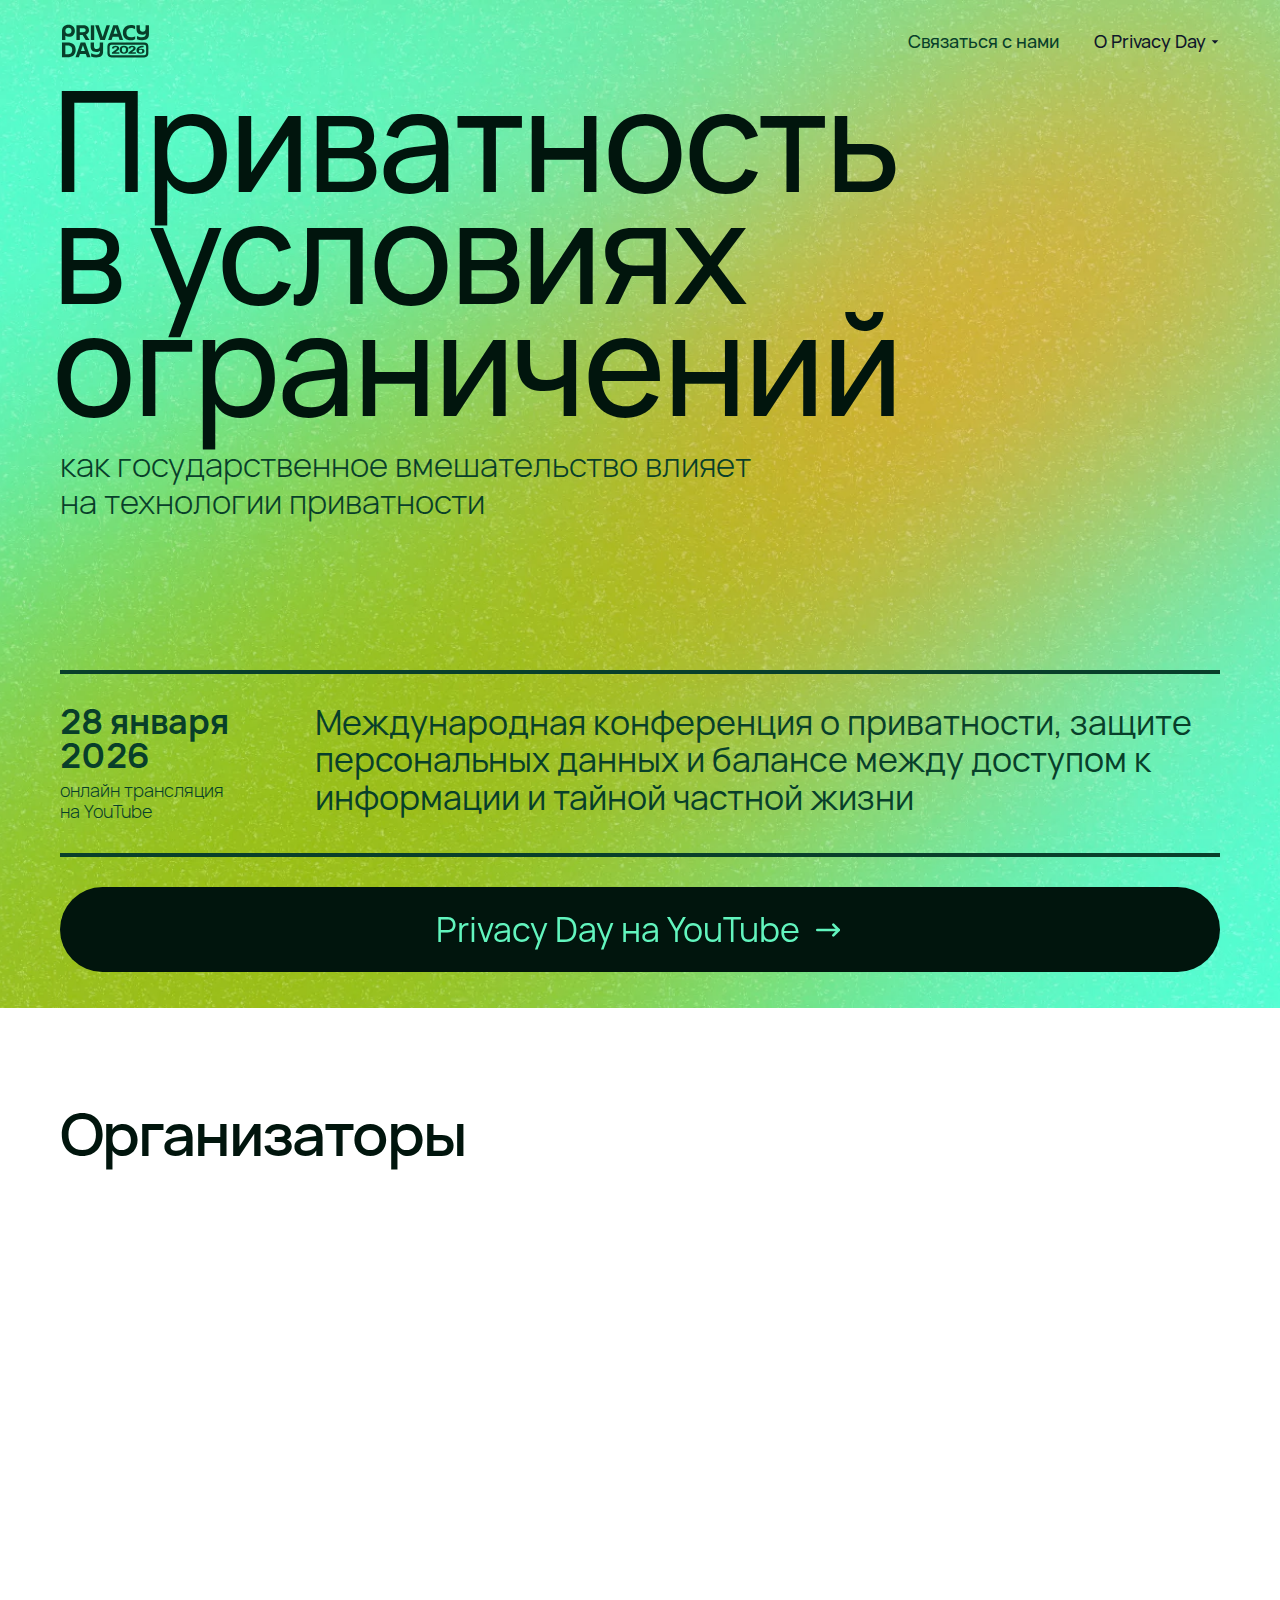
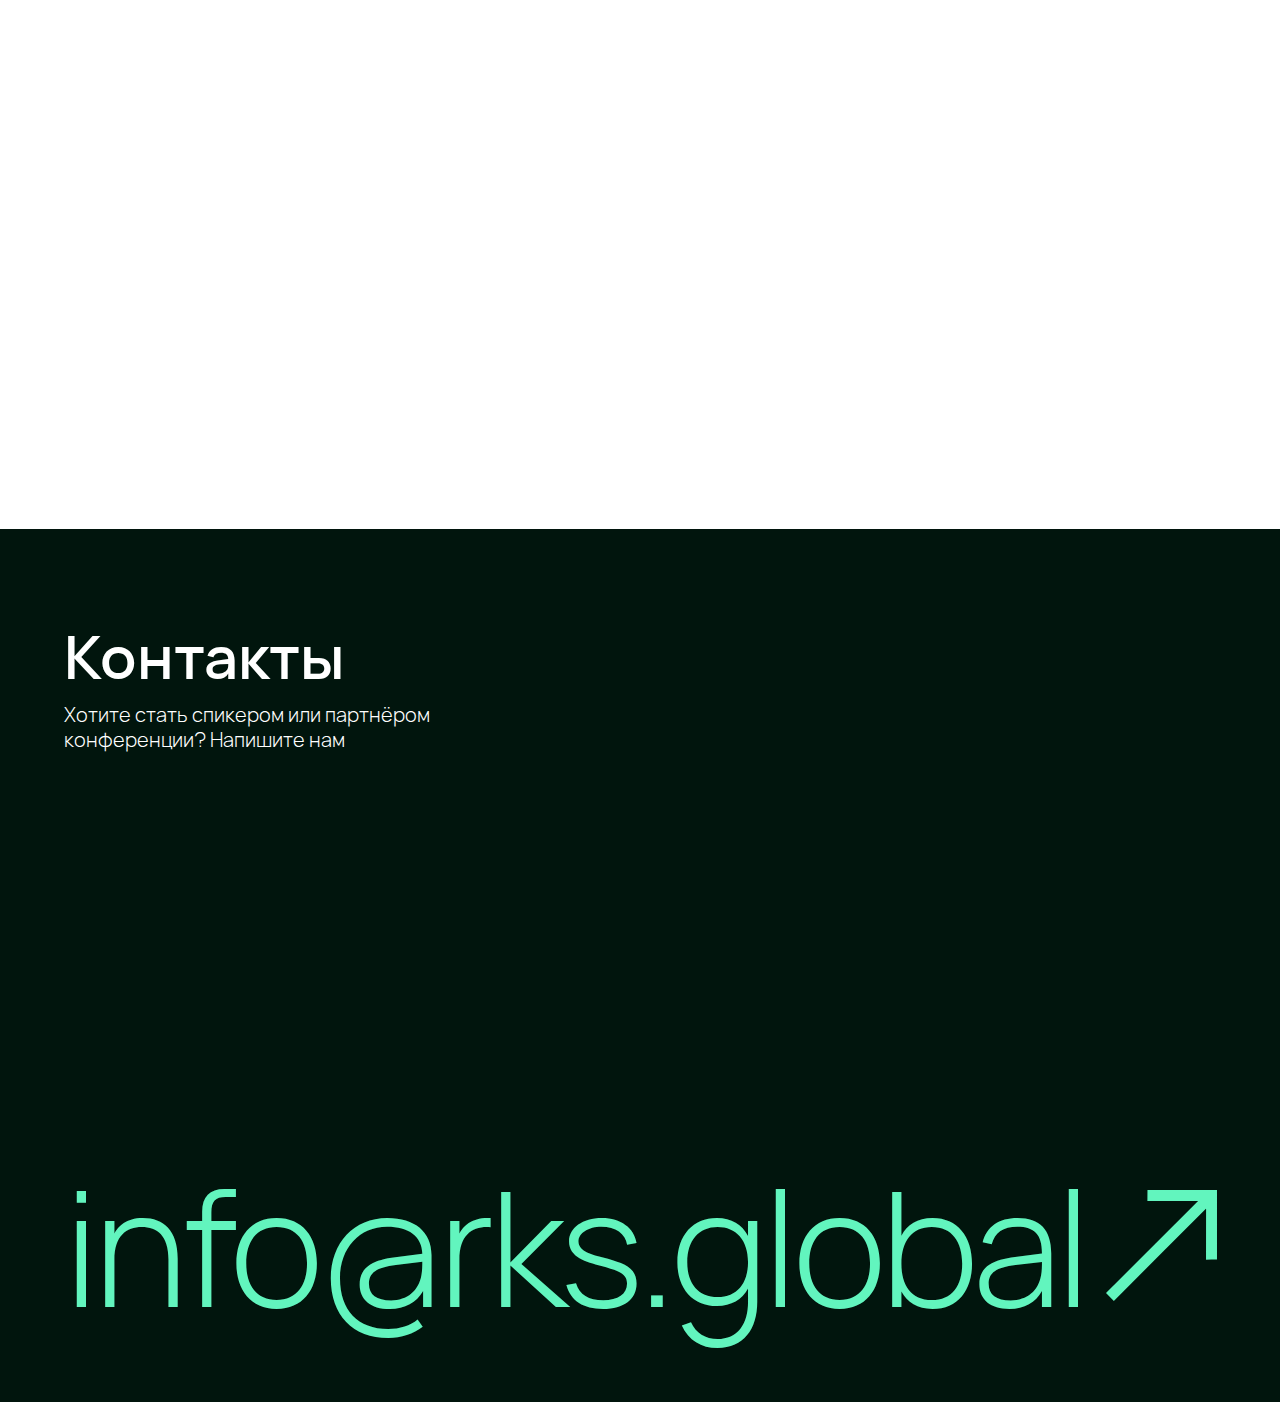
<file: index.html>
<!DOCTYPE html>
<html lang="ru">
<head>
    <meta charset="UTF-8">
    <meta http-equiv="Content-Type" content="text/html; charset=utf-8">
    <meta name="viewport" content="width=device-width, initial-scale=1.0">
    <title>Privacy Day 2026. Приватность в условиях ограничений</title>
    <meta name="description" content="Международная конференция о приватности, защите персональных данных и балансе между доступом к информации и тайной частной жизни">
    <meta property="og:url" content="https://2026.privacyday.net">
    <meta property="og:title" content="Privacy Day 2026. Приватность в условиях ограничений">
    <meta property="og:description" content="Международная конференция о приватности, защите персональных данных и балансе между доступом к информации и тайной частной жизни">
    <meta property="og:image" content="https://2026.privacyday.net/images/1920-1080.webp">
    <meta property="og:type" content="website">
    <link rel="icon" href="images/Favicon.png" type="image/png">
    <link rel="stylesheet" href="css/font.css">
    <link rel="stylesheet" href="css/style.css">
    <script src="js/tailwindcss.min.js"></script>
</head>

<body>

    <!--Главная-->
    <div class="bg-[url('images/1920-1080.webp')] bg-cover bg-center bg-no-repeat ">
        <div class="  mx-auto  max-w-[300px] min-[480px]:max-w-[460px] min-[640px]:max-w-[620px] min-[960px]:max-w-[930px] min-[1200px]:max-w-[1200px] mx-auto pb-9 px-[0px] min-[960px]:px-[20px] ">
            <header class="flex justify-between items-center from-teal-400 via-teal-200 to-teal-400 py-6 mx-auto ">
                <a href="index.html" class="text-3xl font-semibold tracking-wide text-black">
                    <img src="images/2026logo.svg" alt="Privacy Day 2026" class="w-[83px] min-[640px]:w-[103px] min-[980px]:w-[90px] h-auto">
                </a>
                <div class="flex space-x-8  hidden min-[980px]:block">
                    <a href="#contacts" class="text-[18px] text-[#083f2a] font-medium">Связаться с нами</a>
                    <div class="relative inline-block text-left">
                        <button id="ddBtn" type="button" class="inline-flex items-center gap-1 text-[18px] text-slate-900 font-medium" aria-haspopup="menu" aria-expanded="false">  
                            О Privacy Day
                             <svg class="w-2.5 h-2.5" viewBox="0 0 12 12" fill="currentColor">
                                <path d="M2 4L6 8L10 4Z" />
                            </svg>
                        </button>
                        <div id = "ddMenu" class="hidden absolute left-1/2 -translate-x-1/2 mt-3 w-60 sm:w-64 z-50" role="menu" aria-label="О Privacy Day">
                            <div class="absolute -top-2 left-1/2 -translate-x-1/2 w-0 h-0 border-l-[8px] border-l-transparent border-r-[8px] border-r-transparent border-b-[8px] border-b-[#071a14]"></div>
                            <div class="rounded-[22px] bg-[#071a14] shadow-2xl px-6 py-6">
                                <div class="flex flex-col items-center text-center">
                                    <a href="#organizations" class="text-[18px] font-medium tracking-wide text-[#00F9BA] hover:text-emerald-100">
                                        Организаторы
                                    </a>
                                    <a href="conference.html" class="mt-4 text-[18px] font-medium tracking-wide text-[#00F9BA] hover:text-emerald-100">
                                        О конференции
                                    </a>
                                    <div class="mt-6 h-px w-6 bg-emerald-200/80"></div>
                                    <div class="mt-6 flex flex-col gap-3">
                                        <a href="https://2025.privacyday.net/" class="text-[18px] font-medium text-[#00F9BA] hover:text-emerald-100" target="_blank">2025</a>
                                        <a href="https://2024.privacyday.net/" class="text-[18px] font-medium text-[#00F9BA] hover:text-emerald-100" target="_blank">2024</a>
                                        <a href="https://2023.privacyday.net/" class="text-[18px] font-medium text-[#00F9BA] hover:text-emerald-100" target="_blank">2023</a>
                                        <a href="https://2022.privacyday.net/" class="text-[18px] font-medium text-[#00F9BA] hover:text-emerald-100" target="_blank">2022</a>
                                        <a href="https://2021.privacyday.net/" class="text-[18px] font-medium text-[#00F9BA] hover:text-emerald-100" target="_blank">2021</a>
                                        <a href="https://2020.privacyday.net/" class="text-[18px] font-medium text-[#00F9BA] hover:text-emerald-100" target="_blank">2020</a>
                                        <a href="https://2019.privacyday.net/" class="text-[18px] font-medium text-[#00F9BA] hover:text-emerald-100" target="_blank">2019</a>
                                    </div>
                                </div>
                            </div>
                        </div>
                    </div>
                </div>
                
                <button id="menuOpen" class="group hidden max-[979px]:flex fixed top-[20px] right-[20px] z-50 w-[48px] h-[48px] items-center justify-center rounded-full bg-[#071a14]">
                <span class="sr-only">Открыть меню</span>
                <div class="flex flex-col justify-between w-[22px] h-[14px]">
                    <span class="block h-[2px] bg-[#00FEC6] transition-transform duration-200 ease-out group-hover:translate-y-[1px] group-hover:scale-x-[0.95]"></span>
                    <span class="block h-[2px] bg-[#00FEC6] transition-transform duration-200 ease-out group-hover:scale-x-[0.9]"></span>
                    <span class="block h-[2px] bg-[#00FEC6] transition-transform duration-200 ease-out group-hover:-translate-y-[1px] group-hover:scale-x-[0.95]"></span>
                </div>
                </button>


            </header>

            
            <div id="menuOverlay" class="fixed inset-0 bg-black/60 opacity-0 pointer-events-none transition-opacity duration-200 z-40"></div>
            <aside id="sideMenu" class=" fixed top-0 right-0 h-dvh w-[300px] max-w-[85vw] bg-[#202020] text-emerald-200 translate-x-full transition-transform duration-200 z-50 px-[40px] py-12">
                <button id="menuClose" class="absolute right-6 top-6 p-2">
                    <span class="sr-only">Закрыть меню</span>
                    <svg class="w-8 h-8" viewBox="0 0 24 24" fill="none">
                        <path d="M6 6L18 18M18 6L6 18" stroke="currentColor" stroke-width="2" stroke-linecap="round"/>
                    </svg>
                </button>
                <div class="mb-7 w-[120px] h-auto">
                    <a href="index.html">
                        <img src="images/2026logo_.svg" alt="Privacy Day 2026" class="w-[140px] h-auto">
                    </a>
                </div>
                <nav class="flex flex-col gap-5 text-[18px] leading-[1.1]">
                    <a class="text-[#00FEC6] hover:text-[#218A6B] transition-colors duration-200" href="#organizations">Организаторы</a>
                    <a class="text-[#00FEC6] hover:text-[#218A6B] transition-colors duration-200" href="#contacts">Контакты</a>
                    <button id="prevToggle" class="flex items-center justify-between gap-3 text-left leading-[1.3] text-[#00FEC6] hover:text-[#218A6B] transition-colors duration-200">
                        <span>Предыдущие<br>конференции</span>
                        <svg id="prevIcon" class="w-4 h-4 transition-transform" viewBox="0 0 12 12" fill="currentColor">
                            <path d="M2 4L6 8L10 4Z"></path>
                        </svg>
                    </button>
                    <div id="prevList" class="hidden flex-col gap-6 pt-1 text-[18px]">
                        <a class="text-[#00FEC6] hover:text-[#218A6B] transition-colors duration-200" href="https://2025.privacyday.net/" target="_blank">2025</a>
                        <a class="text-[#00FEC6] hover:text-[#218A6B] transition-colors duration-200" href="https://2024.privacyday.net/" target="_blank">2024</a>
                        <a class="text-[#00FEC6] hover:text-[#218A6B] transition-colors duration-200" href="https://2023.privacyday.net/" target="_blank">2023</a>
                        <a class="text-[#00FEC6] hover:text-[#218A6B] transition-colors duration-200" href="https://2022.privacyday.net/" target="_blank">2022</a>
                        <a class="text-[#00FEC6] hover:text-[#218A6B] transition-colors duration-200" href="https://2021.privacyday.net/" target="_blank">2021</a>
                        <a class="text-[#00FEC6] hover:text-[#218A6B] transition-colors duration-200" href="https://2020.privacyday.net/" target="_blank">2020</a>
                        <a class="text-[#00FEC6] hover:text-[#218A6B] transition-colors duration-200" href="https://2019.privacyday.net/" target="_blank">2019</a>
                    </div>

                    <a href="conference.html" class="text-[#00FEC6] hover:text-[#218A6B] transition-colors duration-200">О конференции</a>
                </nav>
            </aside>


            <div class="space-y-[100px] min-[640px]:space-y-[150px]">
                <div class="space-y-7">
                    <h1 class="min-[640px]:max-w-[700px] min-[980px]:max-w-none text-[50px] min-[480px]:text-[75px] min-[960px]:text-[115px] min-[1200px]:text-[140px] animate-fadein  text-[#01150d] tracking-[-3px] leading-[0.8] font-medium -ml-[0.06em]">Приватность<br>в условиях ограничений</h1>
                    <p class="max-w-[700px] animate-delay-200 text-[20px] min-[480px]:text-[26px] sm:text-[33px] leading-[1.1] text-[#083f2a] font-light animate-fadein">как государственное вмешательство влияет на технологии приватности</p>
                </div>
                <div class="space-y-[30px]  overflow-hidden ">
                    <div class="animate-fadein animate-delay-300 border-y-4 border-[#093F2B] py-[30px] flex flex-col gap-8 sm:flex-row sm:items-start sm:gap-[75px]">
                        <div class="space-y-2 shrink-0 w-[180px]">
                            <p class=" whitespace-nowrap sm:whitespace-normal text-[20px] min-[480px]:text-[26px] sm:text-[32px] min-[960px]:text-[34px] text-[#083f2a] font-bold leading-none">28 января 2026</p>
                            <p class=" whitespace-nowrap sm:whitespace-normal text-[16px] min-[481px]:text-[18px] text-[#083f2a] leading-[1.2] font-light">онлайн трансляция на YouTube</p>
                        </div>
                        
                        <div>
                            <p class="text-[20px] min-[480px]:text-[26px] sm:text-[32px] min-[960px]:text-[34px] text-[#083f2a] leading-[1.1] font-normal">Международная конференция о приватности, защите персональных данных и балансе между доступом к информации и тайной частной жизни</p>
                        </div>
                    </div>
                   <a href="https://www.youtube.com/@privacyday2219" target="_blank" rel="noopener" class="  animate-fadeinup animate-delay-400 w-full flex items-center justify-center gap-3 font-normal text-[20px] min-[480px]:text-[26px] sm:text-[34px] py-4 rounded-[64px] bg-[#01150d] text-[#62f5be] whitespace-nowrap border border-transparent hover:bg-[#62f5be] hover:text-[#01150d] hover:border-[#01150d]" style="transition: opacity 1s cubic-bezier(0.19, 1, 0.22, 1), transform 1s cubic-bezier(0.19, 1, 0.22, 1), background-color 0.3s ease-in-out, color 0.3s ease-in-out, border-color 0.3s ease-in-out;">
                        <span>Privacy Day на YouTube</span>
                        <svg class="w-8 h-8" xmlns="http://www.w3.org/2000/svg" viewBox="0 0 24 24" fill="none" aria-hidden="true">
                        <path d="M16 8L20 12L16 16" stroke="currentColor" stroke-width="2" stroke-linecap="round" stroke-linejoin="round"/>
                        <path d="M20 12H4" stroke="currentColor" stroke-width="2" stroke-linecap="round" stroke-linejoin="round"/>
                        </svg>
                    </a>
                </div>
            </div>
        </div>
    </div>

    <!--Организаторы-->
    <div id="organizations" class="mx-auto  max-w-[300px] min-[480px]:max-w-[460px] min-[640px]:max-w-[620px] min-[960px]:max-w-[930px] min-[1200px]:max-w-[1200px] mx-auto pb-9 px-[0px] min-[960px]:px-[20px] pt-[80px] space-y-[20px] min-[480px]:space-y-[28px] min-[640px]:space-y-[46px] min-[960px]:space-y-[80px]">
        <h2 class="text-[#01150d] text-[40px] min-[480px]:text-[60px] font-semibold tracking-[-2px]">Организаторы</h2>

            <div class=" org-item animate-fadein border-t-4 border-[#093F2B] pt-[30px] pb-[10px] flex flex-col gap-6 min-[480px]:flex-row min-[480px]:flex-wrap min-[480px]:justify-between min-[640px]:gap-16 min-[480px]:gap-4 min-[640px]:flex-nowrap min-[640px]:items-start min-[960px]:grid min-[960px]:grid-cols-[200px_1fr_auto] min-[960px]:items-start min-[960px]:gap-12">
                <div class="shrink-0">
                    <img class="w-[136px] min-[640px]:w-[153px] min-[960px]:w-[200px]  h-auto" src="images/rksglobal.svg" alt="RKS Global">
                </div>
                <div class="contents min-[640px]:flex min-[640px]:flex-col min-[640px]:gap-4 min-[960px]:contents">
                    <p class="text-[#01150d] text-[16px] sm:text-[18px] leading-[22px] font-light order-2 min-[480px]:order-3 min-[480px]:basis-full min-[480px]:mt-1 min-[640px]:order-none min-[640px]:basis-auto min-[640px]:mt-0 min-[960px]:justify-self-center min-[960px]:text-left min-[960px]:max-w-[560px]">
                        Продвижение и защита прав и свобод человека, развитие его возможностей в цифровой среде.
                    </p>
                    <div class="flex justify-between text-[#617800] order-3 min-[480px]:order-2 min-[480px]:ml-auto min-[480px]:self-start min-[640px]:order-none min-[640px]:ml-0 min-[960px]:justify-self-end ">
                        <a class="flex justify-between text-[18px] items-center font-light" href="https://rks.global/" target="_blank">
                            rks.global
                            <svg xmlns="http://www.w3.org/2000/svg" width="24" height="24" viewBox="0 0 24 24" fill="none" stroke="currentColor" stroke-width="1" stroke-linecap="round" stroke-linejoin="round" class="icon icon-tabler icons-tabler-outline icon-tabler-arrow-narrow-right">
                                <path stroke="none" d="M0 0h24v24H0z" fill="none"/>
                                <path d="M5 12l14 0" />
                                <path d="M15 16l4 -4" />
                                <path d="M15 8l4 4" />
                            </svg>
                        </a>
                    </div>
                </div>
            </div>

            <div class=" org-item animate-fadein border-t-4 border-[#093F2B] pt-[20px] pb-[20px] flex flex-col gap-6 min-[480px]:flex-row min-[480px]:flex-wrap min-[480px]:justify-between min-[640px]:gap-12 min-[480px]:gap-4 min-[480px]:items-start min-[640px]:flex-nowrap min-[640px]:items-start min-[960px]:grid min-[960px]:grid-cols-[255px_1fr_auto] min-[960px]:items-start min-[960px]:gap-12">
                <div class="shrink-0 ">
                    <img class="w-[162px] min-[960px]:w-[255px]  h-auto" src="images/digital.webp" alt="Digital Rights">
                </div>
                <div class="contents min-[640px]:flex min-[640px]:flex-col min-[640px]:gap-4 min-[960px]:contents">
                    <p class="text-[#01150d] text-[16px] sm:text-[18px] leading-[22px] font-light text-left order-2 min-[480px]:order-3 min-[480px]:basis-full min-[480px]:mt-1 min-[640px]:order-none min-[640px]:basis-auto min-[640px]:mt-0 min-[960px]:justify-self-center min-[960px]:max-w-[560px]">
                    Общественная организация, созданная для реализации проектов по защите цифровых прав человека и изучению Интернета на Евразийском пространстве
                    </p>
                    <div class="flex justify-between text-[#617800] order-3 min-[480px]:order-2 min-[480px]:ml-auto min-[480px]:self-start min-[640px]:order-none min-[640px]:ml-0 min-[960px]:justify-self-end">
                        <a class="flex justify-between text-[18px] items-center font-light" href="https://digitalrights.asia/" target="_blank">
                            digitalrights.asia
                            <svg xmlns="http://www.w3.org/2000/svg" width="24" height="24" viewBox="0 0 24 24" fill="none" stroke="currentColor" stroke-width="1" stroke-linecap="round" stroke-linejoin="round" class="icon icon-tabler icons-tabler-outline icon-tabler-arrow-narrow-right">
                            <path stroke="none" d="M0 0h24v24H0z" fill="none"/>
                            <path d="M5 12l14 0" />
                            <path d="M15 16l4 -4" />
                            <path d="M15 8l4 4" />
                            </svg>
                        </a>
                    </div>
                </div>
            </div>
            
            <div class=" org-item animate-fadein border-t-4 border-[#093F2B] pt-[1.875rem] pb-[12.5rem] flex flex-col gap-6 min-[480px]:flex-row min-[480px]:flex-wrap min-[480px]:justify-between min-[480px]:gap-4 min-[480px]:items-start min-[640px]:flex-nowrap min-[640px]:items-start min-[960px]:grid min-[960px]:grid-cols-[265px_1fr_auto] min-[960px]:items-start min-[960px]:gap-12">
                <div class="shrink-0 ">
                    <img class="w-[200px] min-[960px]:w-[265px]  h-auto" src="images/cyberhub.svg" alt="CyberHub">
                </div>
                <div class="contents min-[640px]:flex min-[640px]:flex-col min-[640px]:gap-4 min-[960px]:contents">
                    <p class="text-[#01150d] text-[16px] sm:text-[18px] leading-[22px] font-light text-left order-2 min-[480px]:order-3 min-[480px]:basis-full min-[480px]:mt-1 min-[640px]:order-none min-[640px]:basis-auto min-[640px]:mt-0 min-[960px]:justify-self-center min-[960px]:max-w-[560px]">
                    Команда реагирования на компьютерные чрезвычайные ситуации (CERT) для гражданского общества Армении — НПО, правозащитников, активистов, журналистов и независимых СМИ
                    </p>
                    <div class="flex justify-between text-[#617800] order-3 min-[480px]:order-2 min-[480px]:ml-auto min-[480px]:self-start min-[640px]:order-none min-[640px]:ml-0 min-[960px]:justify-self-end">
                        <a class="flex justify-between text-[18px] items-center font-light" href="https://cyberhub.am/hy/" target="_blank">
                            cyberhub.am
                            <svg xmlns="http://www.w3.org/2000/svg" width="24" height="24" viewBox="0 0 24 24" fill="none" stroke="currentColor" stroke-width="1" stroke-linecap="round" stroke-linejoin="round" class="icon icon-tabler icons-tabler-outline icon-tabler-arrow-narrow-right">
                                <path stroke="none" d="M0 0h24v24H0z" fill="none"/>
                                <path d="M5 12l14 0" />
                                <path d="M15 16l4 -4" />
                                <path d="M15 8l4 4" />
                            </svg>
                        </a>
                    </div>
                </div>
            </div>
    </div>

    <!--Контакты-->
    <div id="contacts" class="bg-[rgb(1,21,13)] h-[97vh] flex flex-col ">
        <div class="mx-auto max-w-[300px] min-[480px]:max-w-[460px] min-[640px]:max-w-[620px] min-[960px]:max-w-[930px] min-[1200px]:max-w-[1200px] pb-9 px-[0px] min-[960px]:px-[20px] flex flex-col flex-1">
            <div class="leading-tight space-y-2">
                <h2 class="animate-fadein text-[#01150d] text-[40px] min-[480px]:text-[60px] text-[#ffffff] font-semibold pt-[90px]">Контакты</h2>
                <p class="animate-fadein animate-delay-200 text-[20px] text-[#ffffff] font-light max-w-[400px]">Хотите стать спикером или партнёром конференции? Напишите нам</p>
            </div> 
            <a href="mailto:info@rks.global" class="animate-fadeinup flex items-center gap-[20px] mt-auto">
                <p class="text-[#62f5be] text-[50px] min-[480px]:text-[70px] min-[640px]:text-[90px] min-[960px]:text-[130px] min-[1200px]:text-[160px] font-light tracking-[-5px]">info@rks.global</p>
                <svg class="shrink-0 w-[26px] h-[26px] min-[480px]:w-[44px] min-[480px]:h-[44px] min-[640px]:w-[55px] min-[640px]:h-[55px] min-[960px]:w-[93px] min-[960px]:h-[93px] min-[1200px]:w-[111px] min-[1200px]:h-[111px]" xmlns="http://www.w3.org/2000/svg" viewBox="0 0 111.00 110.93" aria-hidden="true">
                    <defs></defs>
                    <path fill="#62f5be" stroke="none" fill-opacity="1" stroke-width="1" stroke-opacity="1" d="M0.0005 103.0815C32.8686 70.2135 65.7367 37.3454 98.6049 4.4774C101.2153 7.0879 103.8258 9.6985 106.4362 12.309C73.5682 45.1771 40.7002 78.0451 7.8321 110.9132C5.2216 108.3026 2.611 105.6921 0.0005 103.0815ZM100.0218 69.5921C100.0467 50.0254 100.0715 30.4586 100.0964 10.8918C80.5297 10.9167 60.963 10.9416 41.3963 10.9664C41.4212 7.3117 41.446 3.6569 41.4709 0.0021C64.6427 0.0021 87.8145 0.0021 110.9864 0.0021C110.9864 23.1738 110.9864 46.3455 110.9864 69.5172C107.3315 69.5422 103.6767 69.5672 100.0218 69.5921Z"></path>
                </svg>
            </a>  
        </div>
    </div>
    <script src="js/script.js"></script>
    <script src="js/animation.js"></script>
</body>
</html>
</file>
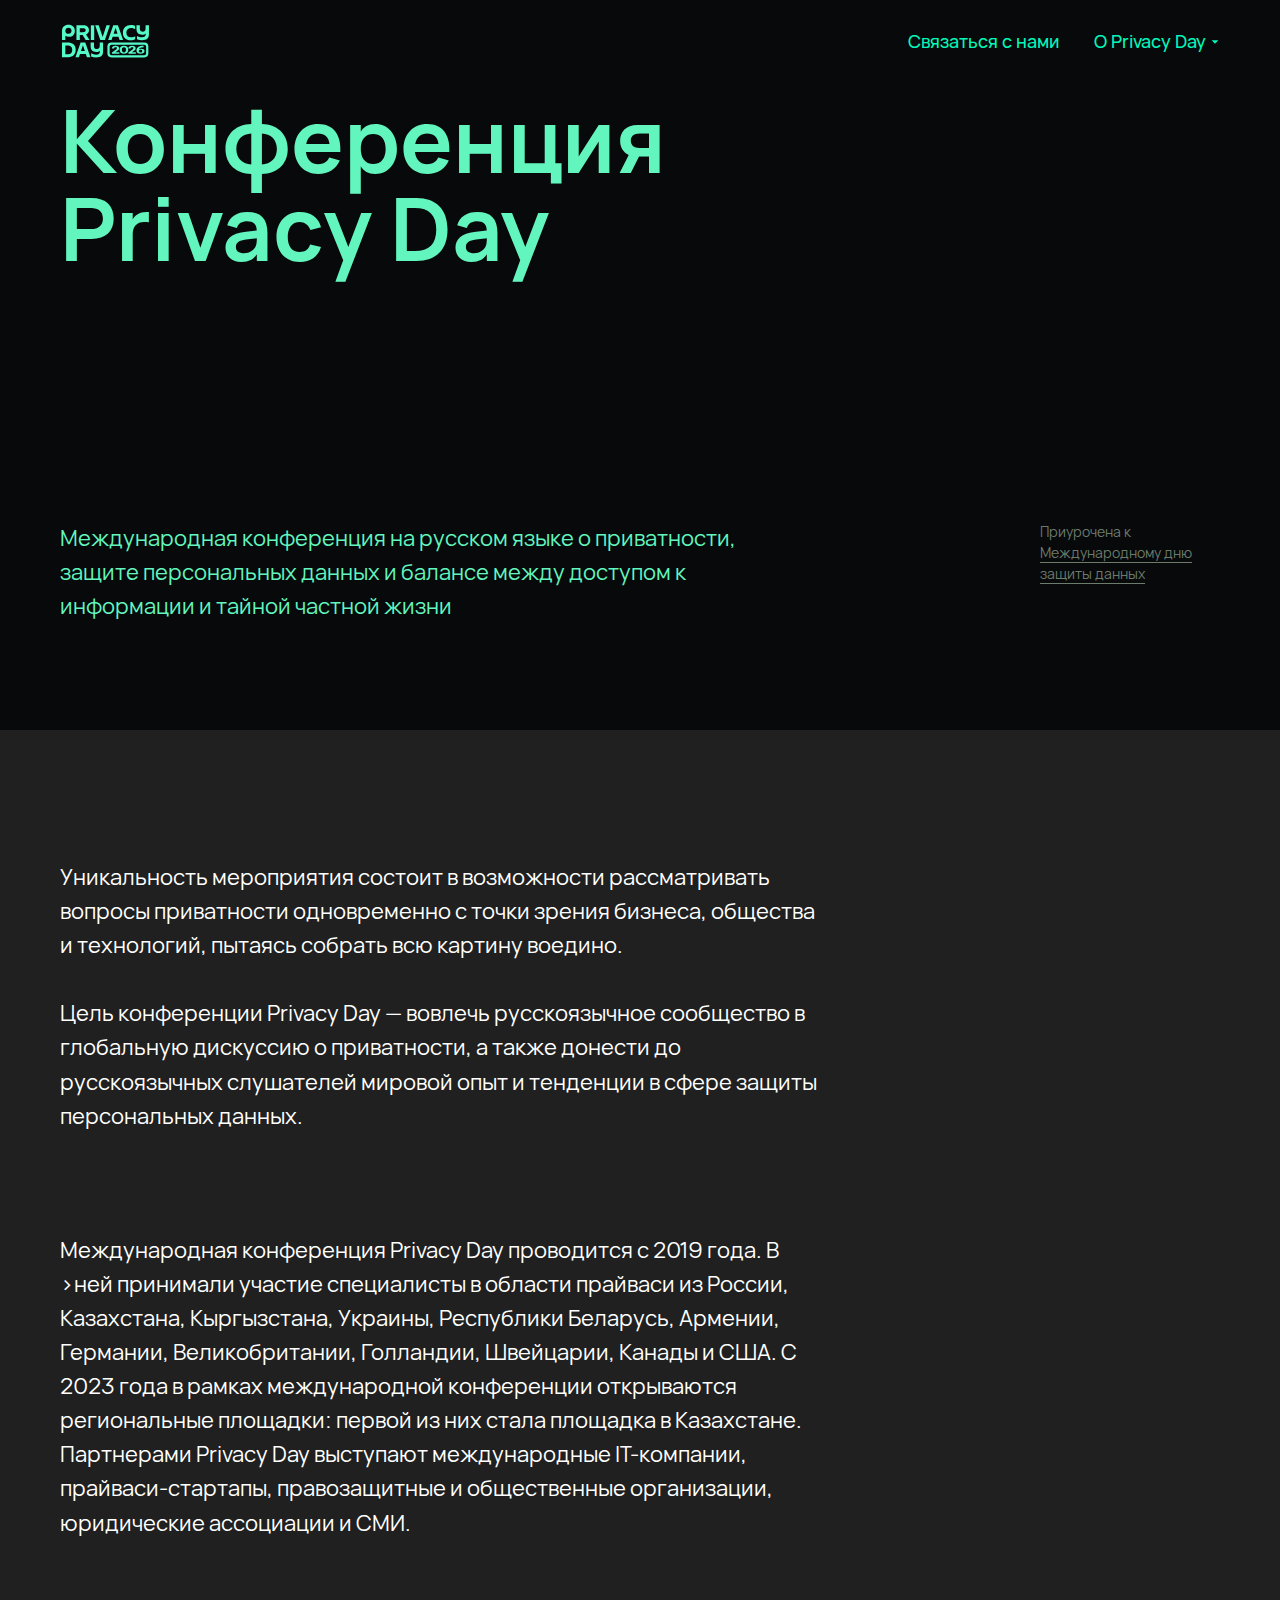
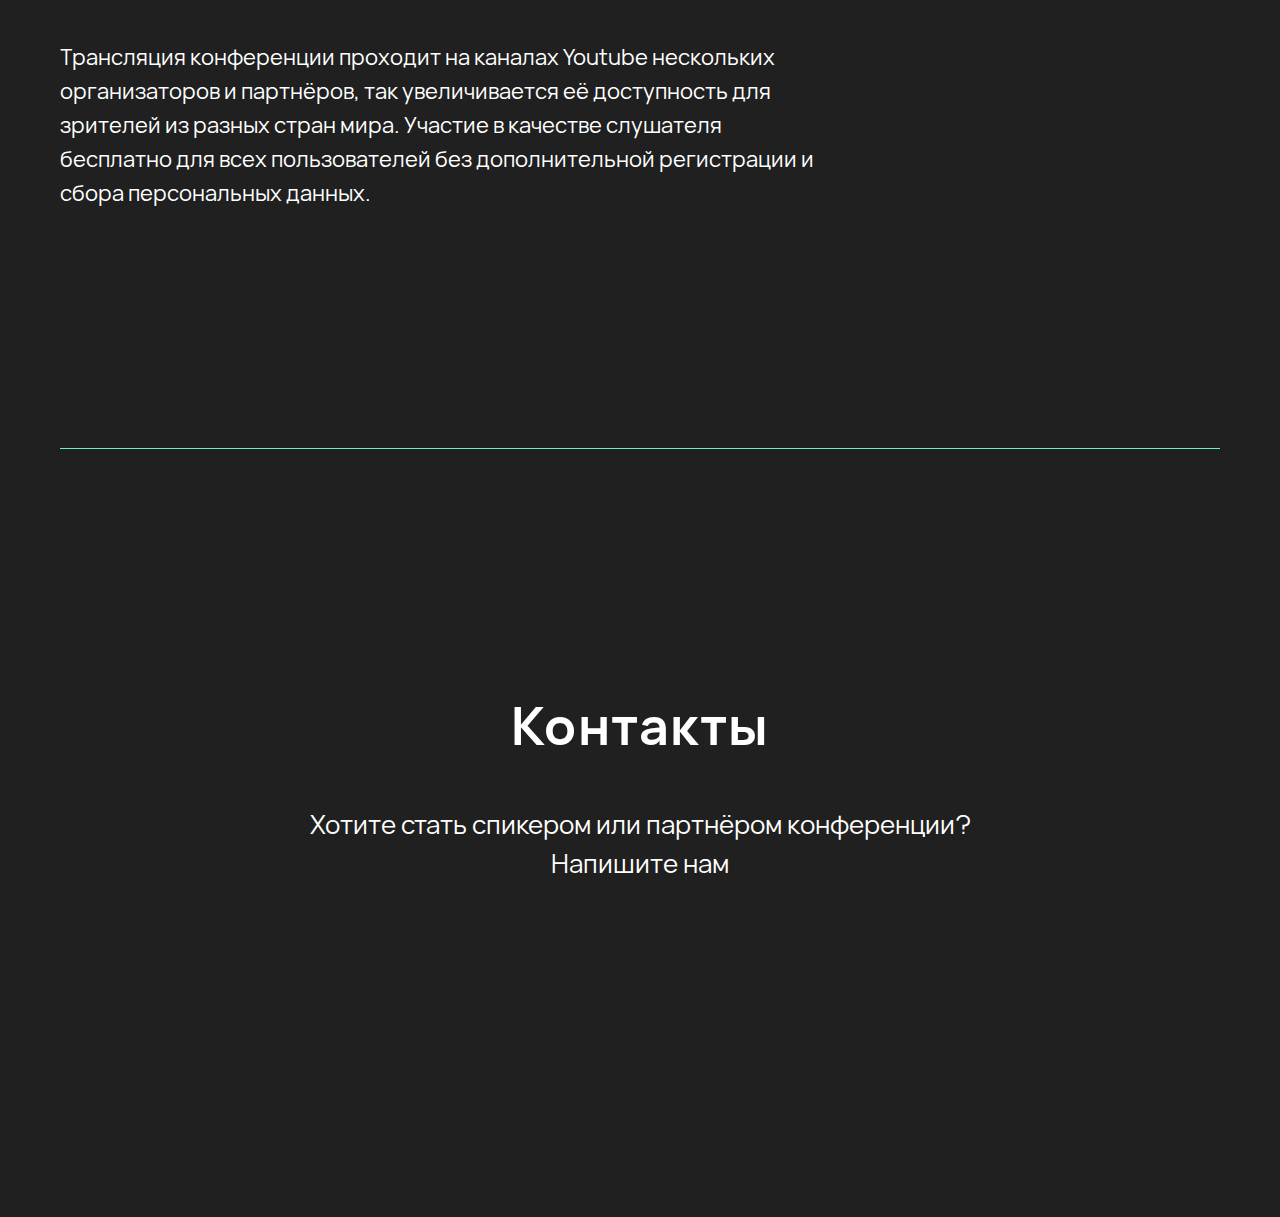
<file: conference.html>
<!DOCTYPE html>
<html lang="en">
<head>
  <meta charset="UTF-8">
  <meta http-equiv="Content-Type" content="text/html; charset=utf-8">
  <meta name="viewport" content="width=device-width, initial-scale=1.0">
  <title>Privacy Day</title>
  <meta name="description" content="Международная конференция о приватности, защите персональных данных и балансе между доступом к информации и тайной частной жизни">
  <meta property="og:url" content="https://2026.privacyday.net">
  <meta property="og:title" content="Privacy Day 2026. Приватность в условиях ограничений">
  <meta property="og:description" content="Международная конференция о приватности, защите персональных данных и балансе между доступом к информации и тайной частной жизни">
      <meta property="og:image" content="https://2026.privacyday.net/images/1920-1080.webp">
  <meta property="og:type" content="website">
  <link rel="icon" href="images/Favicon.png" type="image/png">
  <link rel="stylesheet" href="css/font.css">
  <link rel="stylesheet" href="css/style.css">
  <script src="js/tailwindcss.min.js"></script>
</head>

<body>
    <div class="bg-[rgb(7,9,11)] h-[860px] sm:h-[730px]">
        <div class="mx-auto w-full px-[16px] min-[480px]:px-[20px] min-[640px]:px-0 min-[640px]:max-w-[620px] min-[960px]:max-w-[930px] min-[1200px]:max-w-[1200px] pb-9 min-[960px]:px-[20px]">
            <header class="flex justify-between items-center from-teal-400 via-teal-200 to-teal-400 py-6 mx-auto ">
                <a href="index.html" class="text-3xl font-semibold tracking-wide text-black">
                    <img src="images/2026logo_.svg" alt="Privacy Day 2026" class="w-[30vw] max-w-[165px] sm:w-[90px] sm:max-w-none h-auto">
                </a>
                <div class="flex space-x-8  hidden min-[980px]:block">
                    <a href="index.html#contacts" class="text-[18px] text-[#00F9BA] font-medium">Связаться с нами</a>
                    <div class="relative inline-block text-left">
                        <button id="ddBtn" type="button" class="inline-flex items-center gap-1 text-[18px]  text-slate-900 font-medium !text-[#00F9BA] " aria-haspopup="menu" aria-expanded="false">  
                            О Privacy Day
                             <svg class="w-2.5 h-2.5" viewBox="0 0 12 12" fill="currentColor">
                                <path d="M2 4L6 8L10 4Z" />
                            </svg>
                        </button>
                        <div id = "ddMenu" class="hidden absolute left-1/2 -translate-x-1/2 mt-3 w-60 sm:w-64 z-50" role="menu" aria-label="О Privacy Day">
                            <div class="absolute -top-2 left-1/2 -translate-x-1/2 w-0 h-0 border-l-[8px] border-l-transparent border-r-[8px] border-r-transparent border-b-[8px] border-b-[#071a14]"></div>
                            <div class="rounded-[22px] bg-[#071a14] shadow-2xl px-6 py-6">
                                <div class="flex flex-col items-center text-center">
                                    <a href="index.html#organizations" class="text-[18px] font-medium tracking-wide text-[#00F9BA] hover:text-emerald-100">
                                        Организаторы
                                    </a>
                                    <a href="conference.html" class="mt-4 text-[18px] font-medium tracking-wide text-[#00F9BA] hover:text-emerald-100">
                                        О конференции
                                    </a>
                                    <div class="mt-6 h-px w-6 bg-emerald-200/80"></div>
                                    <div class="mt-6 flex flex-col gap-3">
                                        <a href="https://2025.privacyday.net/" class="text-[18px] font-medium text-[#00F9BA] hover:text-emerald-100" target="_blank">2025</a>
                                        <a href="https://2024.privacyday.net/" class="text-[18px] font-medium text-[#00F9BA] hover:text-emerald-100" target="_blank">2024</a>
                                        <a href="https://2023.privacyday.net/" class="text-[18px] font-medium text-[#00F9BA] hover:text-emerald-100" target="_blank">2023</a>
                                        <a href="https://2022.privacyday.net/" class="text-[18px] font-medium text-[#00F9BA] hover:text-emerald-100" target="_blank">2022</a>
                                        <a href="https://2021.privacyday.net/" class="text-[18px] font-medium text-[#00F9BA] hover:text-emerald-100" target="_blank">2021</a>
                                        <a href="https://2020.privacyday.net/" class="text-[18px] font-medium text-[#00F9BA] hover:text-emerald-100" target="_blank">2020</a>
                                        <a href="https://2019.privacyday.net/" class="text-[18px] font-medium text-[#00F9BA] hover:text-emerald-100" target="_blank">2019</a>
                                    </div>
                                </div>
                            </div>
                        </div>
                    </div>
                </div>
                
                <button id="menuOpen" class="hidden max-[979px]:flex fixed top-[20px] right-[20px] z-50 w-[48px] h-[48px] items-center justify-center rounded-full bg-[#071a14]">
                    <span class="sr-only">Открыть меню</span>
                    <div class="flex flex-col justify-between w-[22px] h-[14px]">
                        <span class="h-[2px] bg-[#00FEC6]"></span>
                        <span class="h-[2px] bg-[#00FEC6]"></span>
                        <span class="h-[2px] bg-[#00FEC6]"></span>
                    </div>
                </button>

            </header>
            
            <div id="menuOverlay" class="fixed inset-0 bg-black/60 opacity-0 pointer-events-none transition-opacity duration-200 z-40"></div>
            <aside id="sideMenu" class=" fixed top-0 right-0 h-dvh w-[300px] max-w-[85vw] bg-[#202020] text-emerald-200 translate-x-full transition-transform duration-200 z-50 px-[40px] py-12">
                <button id="menuClose" class="absolute right-6 top-6 p-2">
                    <span class="sr-only">Закрыть меню</span>
                    <svg class="w-8 h-8" viewBox="0 0 24 24" fill="none">
                        <path d="M6 6L18 18M18 6L6 18" stroke="currentColor" stroke-width="2" stroke-linecap="round"/>
                    </svg>
                </button>
                <div class="mb-7 w-[120px] h-auto">
                    <a href="index.html">
                        <img src="images/2026logo_.svg" alt="Privacy Day 2026" class="w-[140px] h-auto">
                    </a>
                </div>
                <nav class="flex flex-col gap-5 text-[18px] leading-[1.1]">
                    <a class="text-[#00FEC6] hover:text-[#218A6B] transition-colors duration-200" href="index.html#organizations">Организаторы</a>
                    <a class="text-[#00FEC6] hover:text-[#218A6B] transition-colors duration-200" href="index.html#contacts">Контакты</a>
                    <button id="prevToggle" class="flex items-center justify-between gap-3 text-left leading-[1.3] text-[#00FEC6] hover:text-[#218A6B] transition-colors duration-200">
                        <span>Предыдущие<br>конференции</span>
                        <svg id="prevIcon" class="w-4 h-4 transition-transform" viewBox="0 0 12 12" fill="currentColor">
                            <path d="M2 4L6 8L10 4Z"></path>
                        </svg>
                    </button>
                    <div id="prevList" class="hidden flex-col gap-6 pt-1 text-[18px]">
                        <a class="text-[#00FEC6] hover:text-[#218A6B] transition-colors duration-200" href="https://2025.privacyday.net/" target="_blank">2025</a>
                        <a class="text-[#00FEC6] hover:text-[#218A6B] transition-colors duration-200" href="https://2024.privacyday.net/" target="_blank">2024</a>
                        <a class="text-[#00FEC6] hover:text-[#218A6B] transition-colors duration-200" href="https://2023.privacyday.net/" target="_blank">2023</a>
                        <a class="text-[#00FEC6] hover:text-[#218A6B] transition-colors duration-200" href="https://2022.privacyday.net/" target="_blank">2022</a>
                        <a class="text-[#00FEC6] hover:text-[#218A6B] transition-colors duration-200" href="https://2021.privacyday.net/" target="_blank">2021</a>
                        <a class="text-[#00FEC6] hover:text-[#218A6B] transition-colors duration-200" href="https://2020.privacyday.net/" target="_blank">2020</a>
                        <a class="text-[#00FEC6] hover:text-[#218A6B] transition-colors duration-200" href="https://2019.privacyday.net/" target="_blank">2019</a>
                    </div>

                    <a href="conference.html" class="text-[#00FEC6] hover:text-[#218A6B] transition-colors duration-200">О конференции</a>
                </nav>
            </aside>

                <div class="flex flex-col gap-[24px] pt-[12px] sm:h-[540px] sm:justify-between sm:gap-0 mt-[200px] sm:mt-0">
                    <h1 class="text-[clamp(40px,10vw,62px)] sm:text-[62px] lg:text-[88px] text-[#62f5be] font-bold leading-[1] ">
                        Конференция<br>Privacy Day
                    </h1>
                    <div class="flex flex-col gap-[132px] sm:flex-row sm:justify-between sm:gap-[20px]">
                        <p class="text-[#62f5be] text-[clamp(20px,3.6vw,24px)] sm:text-[22px] leading-[1.55] max-w-[700px] ">
                            Международная конференция на русском языке о приватности, защите персональных данных и балансе между доступом к информации и тайной частной жизни
                        </p>
                        <p class="text-[#6C7B6B] text-[clamp(13px,3.5vw,16px)] sm:text-[14px] pr-0 sm:pr-7">
                            Приурочена к <br><a href="https://ru.wikipedia.org/wiki/%D0%94%D0%B5%D0%BD%D1%8C_%D0%B7%D0%B0%D1%89%D0%B8%D1%82%D1%8B_%D0%B4%D0%B0%D0%BD%D0%BD%D1%8B%D1%85" class="underline decoration-[#6C7B6B] decoration-1 underline-offset-4">Международному дню<br>защиты данных</a>
                        </p>
                    </div>
                </div>
        </div>
    </div>

    <div class="bg-[#202020] ">
        <div class="mx-auto w-full px-[16px] min-[480px]:px-[20px] min-[640px]:px-0 min-[640px]:max-w-[620px] min-[960px]:max-w-[930px] min-[1200px]:max-w-[1200px] pb-9 min-[960px]:px-[20px] ">
            <div class="pt-[130px] pb-[45px]">
                <p class="text-[#ffffff] text-[22px] leading-[1.55] font-normal max-w-[760px]">
                    Уникальность мероприятия состоит в возможности рассматривать вопросы приватности одновременно с точки зрения бизнеса, общества и технологий, пытаясь собрать всю картину воедино.<br><br>
                    Цель конференции Privacy Day — вовлечь русскоязычное сообщество в глобальную дискуссию о приватности, а также донести до русскоязычных слушателей мировой опыт и тенденции в сфере защиты персональных данных.
                </p>
            </div>
            <div class="pt-[55px] pb-[45px]">
                <p class="text-[#ffffff] text-[22px] leading-[1.55] font-normal max-w-[760px]">
                    Международная конференция Privacy Day проводится с 2019 года. В >ней принимали участие специалисты в области прайваси из России, Казахстана, Кыргызстана, Украины, Республики Беларусь, Армении, Германии, Великобритании, Голландии, Швейцарии, Канады и США. С 2023 года в рамках международной конференции открываются региональные площадки: первой из них стала площадка в Казахстане. Партнерами Privacy Day выступают международные IT-компании, прайваси-стартапы, правозащитные и общественные организации, юридические ассоциации и СМИ.
                </p>
            </div>
            <div class="pt-[55px] pb-[210px] max-w-[760px]">
                <p class="text-[#ffffff] text-[22px] leading-[1.55] font-normal">
                    Трансляция конференции проходит на каналах Youtube нескольких организаторов и партнёров, так увеличивается её доступность для зрителей из разных стран мира. Участие в качестве слушателя бесплатно для всех пользователей без дополнительной регистрации и сбора персональных данных.
                </p>
            </div>
            <div class="py-[28px]">
                <div class="bg-[#62f5be] h-[1px] "></div>
            </div>
            <div class="py-[120px] sm:py-[210px] flex flex-col items-center text-center gap-[40px]">
                <h2 class="text-[30px] min-[480px]:text-[36px] sm:text-[78px] min-[900px]:text-[52px] text-[#ffffff] font-bold tracking-[1.5px]">
                    Контакты
                </h2>
                <p class="text-[20px] sm:text-[22px] min-[1200px]:text-[26px] text-[#ffffff]">
                    Хотите стать спикером или партнёром конференции?<br>Напишите нам
                </p>
                <a href="mailto:info@rks.global" target="_blank" class="animate-up text-[16px] sm:text-[18px] min-[900px]:text-[32px] text-[#62f5be] underline decoration-[#62f5be] decoration-1 underline-offset-8">
                    info@rks.global
                </a>
            </div>
        </div>
    </div>
    <script src="js/script.js"></script>
    <script src="js/animation.js"></script>
</body>
</html>
</file>
<file: css/font.css>
@font-face {
  font-family: 'VelaSans';
  src: url('../fonts/VelaSans-ExtraLight.woff2') format('woff2'),
       url('../fonts/VelaSans-ExtraLight.woff') format('woff');
  font-weight: 200;
  font-style: normal;
  font-display: swap;
}

@font-face {
  font-family: 'VelaSans';
  src: url('/fonts/VelaSans-Light.woff2') format('woff2'),
       url('/fonts/VelaSans-Light.woff') format('woff');
  font-weight: 300;
  font-style: normal;
  font-display: swap;
}

@font-face {
  font-family: 'VelaSans';
  src: url('/fonts/VelaSans-Regular.woff2') format('woff2'),
       url('/fonts/VelaSans-Regular.woff') format('woff');
  font-weight: 400;
  font-style: normal;
  font-display: swap;
}

@font-face {
  font-family: 'VelaSans';
  src: url('/fonts/VelaSans-Medium.woff2') format('woff2'),
       url('/fonts/VelaSans-Medium.woff') format('woff');
  font-weight: 500;
  font-style: normal;
  font-display: swap;
}

@font-face {
  font-family: 'VelaSans';
  src: url('/fonts/VelaSans-SemiBold.woff2') format('woff2'),
       url('/fonts/VelaSans-SemiBold.woff') format('woff');
  font-weight: 600;
  font-style: normal;
  font-display: swap;
}

@font-face {
  font-family: 'VelaSans';
  src: url('/fonts/VelaSans-Bold.woff2') format('woff2'),
       url('/fonts/VelaSans-Bold.woff') format('woff');
  font-weight: 700;
  font-style: normal;
  font-display: swap;
}

@font-face {
  font-family: 'VelaSans';
  src: url('/fonts/VelaSans-ExtraBold.woff2') format('woff2'),
       url('/fonts/VelaSans-ExtraBold.woff') format('woff');
  font-weight: 800;
  font-style: normal;
  font-display: swap;
}



body {
  font-family: 'VelaSans', sans-serif;
}
</file>
<file: css/style.css>
.animate-fadein {
    opacity: 0;
    transition: opacity 1s cubic-bezier(0.19, 1, 0.22, 1);
}
.animate-fadein.animate-started {
    opacity: 1;
}
.animate-fadein.animate-delay-200 {
    transition-delay: 0.2s;
}
.animate-fadein.animate-delay-300 {
    transition-delay: 0.3s;
}
.animate-fadeinup {
    opacity: 0;
    transform: translate3d(0, 100px, 0);
    will-change: opacity, transform;
    transition: opacity 1s cubic-bezier(0.19, 1, 0.22, 1), transform 1s cubic-bezier(0.19, 1, 0.22, 1);
    backface-visibility: hidden;
    -webkit-backface-visibility: hidden;
}
.animate-fadeinup.animate-started {
    opacity: 1;
    transform: translate3d(0, 0, 0);
    will-change: auto;
}
.animate-fadeinup.animate-delay-400 {
    transition: opacity 1s cubic-bezier(0.19, 1, 0.22, 1) 0.4s, transform 1s cubic-bezier(0.19, 1, 0.22, 1) 0.4s;
}



.org-item {
  opacity: 0;
  transition: opacity 1.5s ease;
  will-change: opacity;
}

.org-item.is-visible {
  opacity: 1;
}









.animate-up {
  opacity: 0;
  transform: translateY(40px);
  transition: opacity 0.8s ease, transform 0.8s ease;
}

.animate-up.show {
  opacity: 1;
  transform: translateY(0);
}



#organizations .org-item {
  opacity: 0 !important;
  transition: opacity 1.1s ease !important;
}

#organizations .org-item.is-visible {
  opacity: 1 !important;
}
</file>
